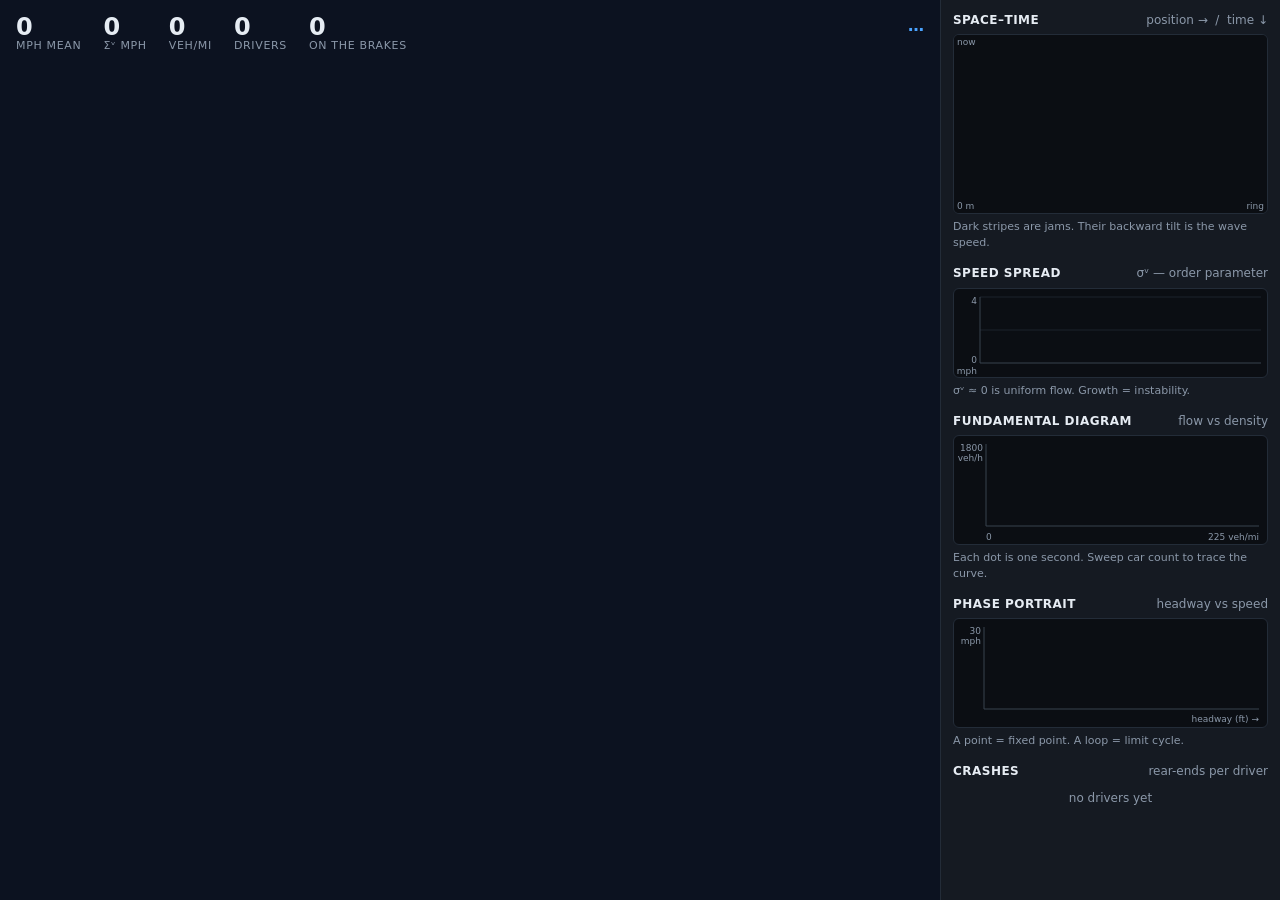
<file: static/index.html>
<!doctype html>
<html lang="en">
<head>
<meta charset="utf-8">
<meta name="viewport" content="width=device-width, initial-scale=1">
<title>Ring Road &mdash; overview</title>
<link rel="icon" href="data:image/svg+xml,%3Csvg xmlns='http://www.w3.org/2000/svg' viewBox='0 0 32 32'%3E%3Ccircle cx='16' cy='16' r='11' fill='none' stroke='%232a323d' stroke-width='6'/%3E%3Ccircle cx='16' cy='5' r='2.6' fill='%233ddc84'/%3E%3Ccircle cx='25.5' cy='21' r='2.6' fill='%23ffd93d'/%3E%3Ccircle cx='6.5' cy='21' r='2.6' fill='%23ff4d4d'/%3E%3C/svg%3E">
<link rel="stylesheet" href="style.css">
<link rel="stylesheet" href="overview.css">
</head>
<body>
<main>
  <section class="stage">
    <canvas id="ring"></canvas>
    <div id="topbar">
      <div id="stats">
        <div class="readout"><b id="meanv">0</b><span>mph mean</span></div>
        <div class="readout"><b id="sigma_v">0</b><span>&sigma;&#7515; mph</span></div>
        <div class="readout"><b id="density">0</b><span>veh/mi</span></div>
        <div class="readout"><b id="online">0</b><span>drivers</span></div>
        <div class="readout"><b id="braking">0</b><span>on the brakes</span></div>
      </div>
      <div id="joinbox">
        <img id="qr" alt="join QR code" hidden>
        <div id="joinurl"><b>&hellip;</b></div>
      </div>
    </div>
    <div id="notice" hidden></div>
    <div style="display:none">
    </div>
  </section>

  <aside class="panel">
    <div class="plot">
      <h2>Space&ndash;time <em>position &rarr; &nbsp;/&nbsp; time &darr;</em></h2>
      <canvas id="spacetime"></canvas>
      <p class="cap" id="wavecap">Dark stripes are jams. Their backward tilt is the wave speed.</p>
    </div>
    <div class="plot">
      <h2>Speed spread <em>&sigma;&#7515; &mdash; order parameter</em></h2>
      <canvas id="sigma"></canvas>
      <p class="cap" id="sigmacap">&sigma;&#7515; &asymp; 0 is uniform flow. Growth = instability.</p>
    </div>
    <div class="plot">
      <h2>Fundamental diagram <em>flow vs density</em></h2>
      <canvas id="fundamental"></canvas>
      <p class="cap">Each dot is one second. Sweep car count to trace the curve.</p>
    </div>
    <div class="plot">
      <h2>Phase portrait <em>headway vs speed</em></h2>
      <canvas id="phase"></canvas>
      <p class="cap">A point = fixed point. A loop = limit cycle.</p>
    </div>

    <div class="plot">
      <h2>Crashes <em>rear-ends per driver</em></h2>
      <ol id="board" class="board"><li class="empty">no drivers yet</li></ol>
    </div>

    <div id="host" class="hostpanel" hidden>
      <h2>Instructor</h2>
      <label>Cars <output id="oN"></output>
        <input type="range" id="rN" min="4" max="60" step="1"></label>
      <label>Ring length <output id="oL"></output>
        <input type="range" id="rL" min="500" max="3000" step="50"></label>
      <label>Driver responsiveness <output id="oA"></output>
        <input type="range" id="rA" min="0.2" max="3" step="0.05"></label>
      <label>Time headway <output id="oT"></output>
        <input type="range" id="rT" min="0.4" max="3" step="0.05"></label>
      <label>Driver variation <output id="oSPREAD"></output>
        <input type="range" id="rSPREAD" min="0" max="0.4" step="0.01"></label>
      <label>Speed-holding noise <output id="oNOISE"></output>
        <input type="range" id="rNOISE" min="0" max="1" step="0.05"></label>
      <label>Starting bunching <output id="oSEED"></output>
        <input type="range" id="rSEED" min="0" max="0.45" step="0.01"></label>
      <label>Bot reaction time <output id="oTAU"></output>
        <input type="range" id="rTAU" min="0" max="1.5" step="0.05"></label>
      <div class="row">
        <button id="perturb">Tap the brakes</button>
        <button id="reset">Reset</button>
      </div>
      <p class="cap" id="regime"></p>
    </div>
  </aside>
</main>

<script src="units.js"></script>
<script src="cars.js"></script>
<script src="track.js"></script>
<script src="charts.js"></script>
<script src="net.js"></script>
<script src="overview.js"></script>
</body>
</html>
</file>
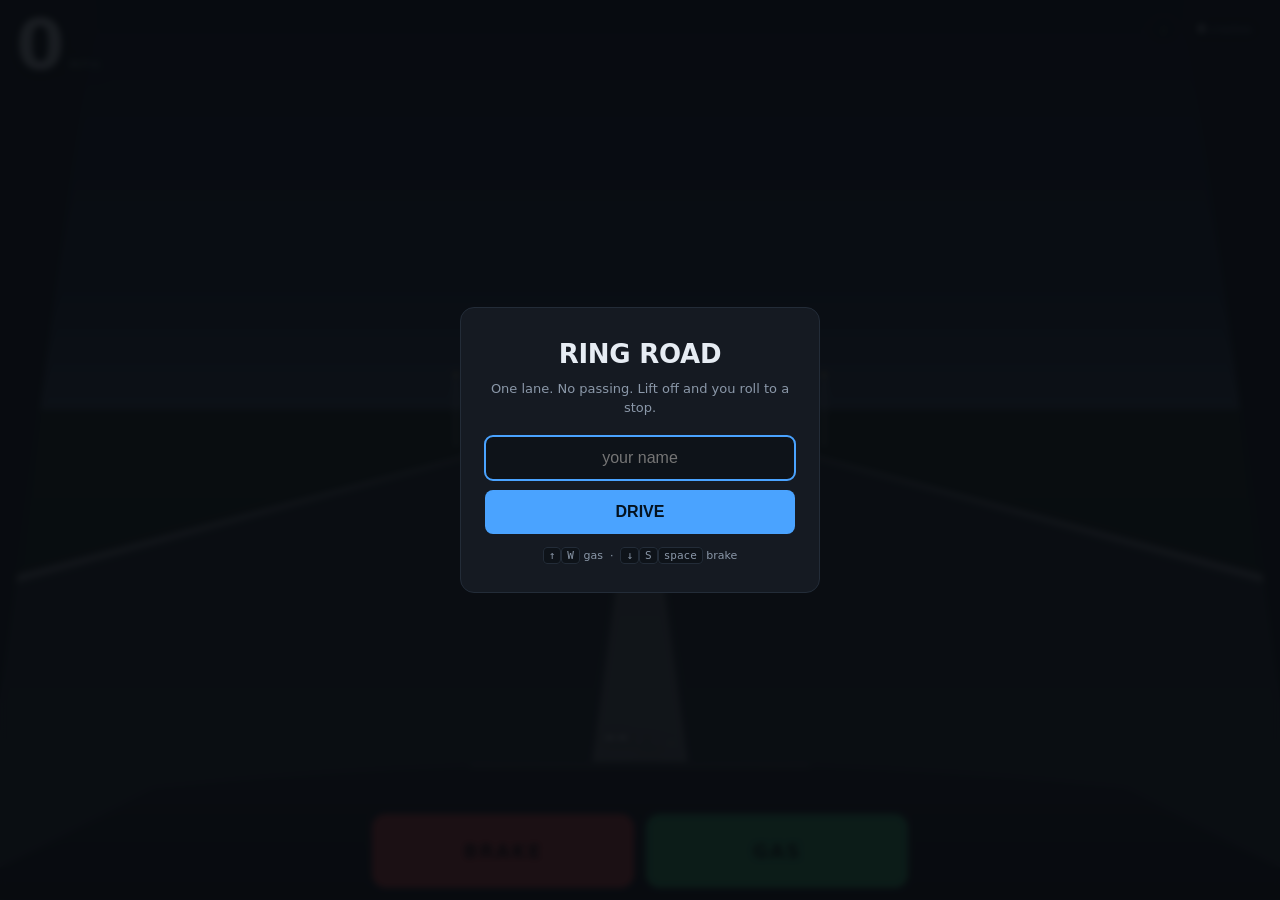
<file: static/drive.html>
<!doctype html>
<html lang="en">
<head>
<meta charset="utf-8">
<meta name="viewport" content="width=device-width, initial-scale=1, maximum-scale=1, user-scalable=no, viewport-fit=cover">
<title>Ring Road &mdash; drive</title>
<link rel="icon" href="data:image/svg+xml,%3Csvg xmlns='http://www.w3.org/2000/svg' viewBox='0 0 32 32'%3E%3Ccircle cx='16' cy='16' r='11' fill='none' stroke='%232a323d' stroke-width='6'/%3E%3Ccircle cx='16' cy='5' r='2.6' fill='%233ddc84'/%3E%3Ccircle cx='25.5' cy='21' r='2.6' fill='%23ffd93d'/%3E%3Ccircle cx='6.5' cy='21' r='2.6' fill='%23ff4d4d'/%3E%3C/svg%3E">
<link rel="stylesheet" href="style.css">
<link rel="stylesheet" href="drive.css">
</head>
<body>

<div id="join" class="overlay">
  <div class="card">
    <h1>RING ROAD</h1>
    <p class="sub">One lane. No passing. Lift off and you roll to a stop.</p>
    <input id="name" maxlength="16" placeholder="your name" autocomplete="off">
    <input id="pin" maxlength="12" placeholder="PIN" autocomplete="off" hidden>
    <button id="go">DRIVE</button>
    <p id="joinerr" class="joinerr" hidden></p>
    <p class="hint"><kbd>&uarr;</kbd><kbd>W</kbd> gas &nbsp;&middot;&nbsp; <kbd>&darr;</kbd><kbd>S</kbd><kbd>space</kbd> brake</p>
  </div>
</div>

<div class="wrap">
  <canvas id="view"></canvas>
  <div id="flash"></div>

  <div class="hud-top">
    <div class="gauge">
      <b id="speed">0</b><span>mph</span>
    </div>
    <div class="right">
      <button id="sound" class="chip" title="engine sound">&#9834;</button>
      <div class="chip" id="crashchip"><b id="crashes">0</b> crashes</div>
    </div>
  </div>

  <div class="hud-gap">
    <div class="gaprow">
      <b id="gap">--</b><span>ft to <i id="aheadwho">&mdash;</i></span>
    </div>
    <div class="gaptrack"><div id="gapbar"></div></div>
  </div>

  <div id="warn"></div>

  <div class="pedals">
    <button id="brake" class="pedal stop">BRAKE</button>
    <button id="accel" class="pedal go">GAS</button>
  </div>
</div>

<script src="units.js"></script>
<script src="cars.js"></script>
<script src="cockpit.js"></script>
<script src="fx.js"></script>
<script src="net.js"></script>
<script src="drive.js"></script>
</body>
</html>
</file>
<file: static/style.css>
/* Shared by both pages: tokens, reset, the join overlay, pedal buttons. */
:root{
  --bg:#0e1116; --panel:#151a22; --line:#232c38; --ink:#e6ecf3; --dim:#8b98a9;
  --road:#2a323d; --accent:#4aa3ff;
  --fast:#3ddc84; --mid:#ffd93d; --slow:#ff4d4d;
}
*{box-sizing:border-box}
html,body{height:100%;margin:0}
body{
  background:var(--bg);color:var(--ink);overflow:hidden;
  font:14px/1.45 ui-sans-serif,system-ui,-apple-system,"Segoe UI",Roboto,sans-serif;
  -webkit-user-select:none;user-select:none;
  -webkit-tap-highlight-color:transparent;
}
canvas{display:block}

/* join / reconnect overlay */
.overlay{position:fixed;inset:0;z-index:20;display:grid;place-items:center;
  background:rgba(8,11,16,.92);backdrop-filter:blur(3px);padding:16px}
.overlay.gone{display:none}
.card{width:min(92vw,360px);text-align:center;padding:28px 24px;
  background:var(--panel);border:1px solid var(--line);border-radius:14px}
.card h1{margin:0 0 6px;font-size:26px;letter-spacing:-.01em}
.sub{margin:0 0 18px;color:var(--dim);font-size:13px}
.card input{width:100%;padding:12px;margin-bottom:10px;border-radius:8px;
  border:1px solid var(--line);background:#0e1319;color:var(--ink);font-size:16px;text-align:center}
.card input:focus{outline:2px solid var(--accent);outline-offset:-1px}
.card button{width:100%;padding:13px;border:0;border-radius:8px;background:var(--accent);
  color:#04121f;font-size:16px;font-weight:650;cursor:pointer}
.hint{margin:14px 0 0;font-size:11px;color:var(--dim)}
kbd{background:#0e1319;border:1px solid var(--line);border-radius:4px;padding:1px 5px;font-size:11px}

/* pedals (drive page, and the touch fallback on the overview) */
.pedal{pointer-events:auto;border:0;border-radius:14px;
  font:700 18px/1 ui-sans-serif,system-ui;letter-spacing:.08em;
  background:#33404f;color:var(--ink);cursor:pointer;touch-action:none}
.pedal.go{background:var(--fast);color:#06240f}
.pedal.stop{background:var(--slow);color:#2b0505}
.pedal:active,.pedal.held{filter:brightness(1.35)}

.joinerr{margin:10px 0 0;font-size:12px;color:var(--slow);font-weight:600}
</file>
<file: static/overview.css>
/* The overview screen: every car on the ring, plus the diagnostics. Projector view. */
main{display:flex;height:100vh}
.stage{position:relative;flex:1 1 auto;min-width:0;display:flex;flex-direction:column}
#ring{flex:1 1 auto;width:100%;min-height:0}

#topbar{position:absolute;top:14px;left:16px;right:16px;display:flex;
  align-items:flex-start;justify-content:space-between;gap:20px;pointer-events:none}
#stats{display:flex;gap:22px}
.readout{display:flex;flex-direction:column;line-height:1.1}
.readout b{font-size:24px;font-variant-numeric:tabular-nums}
.readout span{font-size:11px;color:var(--dim);text-transform:uppercase;letter-spacing:.06em}

#joinbox{display:flex;flex-direction:column;align-items:flex-end;gap:6px;
  pointer-events:none}
/* kept clear of the track: the ring is sized off min(w,h), so the QR has to stay
   small enough not to reach into it on a 16:9 projector */
#qr{width:clamp(144px,16.4vw,231px);height:clamp(144px,16.4vw,231px);
  image-rendering:crisp-edges;border-radius:12px;
  background:#fff;padding:13px;box-shadow:0 9px 30px rgba(0,0,0,.6)}
#joinurl b{font-size:16px;color:var(--accent);font-weight:700;
  font-variant-numeric:tabular-nums}

.board{list-style:none;margin:0;padding:0;max-height:168px;overflow-y:auto}
.board li{display:flex;align-items:center;gap:8px;padding:4px 7px;border-radius:5px;
  font-size:12px;background:#0b0e13;margin-bottom:3px}
.board li .sw{width:9px;height:9px;border-radius:2px;flex:0 0 auto}
.board li .nm{flex:0 1 auto;overflow:hidden;text-overflow:ellipsis;white-space:nowrap}
.board li .dots{flex:1 1 auto;min-width:14px;align-self:flex-end;
  margin-bottom:4px;border-bottom:1px dotted rgba(255,255,255,.28)}
.board li .ct{font-variant-numeric:tabular-nums;font-weight:700;
  min-width:18px;text-align:right}
.board li.clean .ct{color:var(--fast)}
.board li.bad .ct{color:var(--slow)}
.board li.empty{color:var(--dim);justify-content:center;background:none}

.panel{flex:0 0 340px;background:var(--panel);border-left:1px solid var(--line);
  overflow-y:auto;padding:12px 12px 24px}
.plot{margin-bottom:14px}
.plot h2{margin:0 0 5px;font-size:12px;font-weight:600;letter-spacing:.04em;text-transform:uppercase}
.plot h2 em{float:right;font-style:normal;font-weight:400;color:var(--dim);text-transform:none;letter-spacing:0}
.plot canvas{width:100%;background:#0b0e13;border:1px solid var(--line);border-radius:6px}
.cap{margin:5px 0 0;font-size:11px;color:var(--dim)}

.hostpanel{border-top:1px solid var(--line);padding-top:12px}
.hostpanel label{display:block;margin:0 0 10px;font-size:12px;color:var(--dim)}
.hostpanel output{float:right;color:var(--ink);font-variant-numeric:tabular-nums}
.hostpanel input[type=range]{width:100%;margin-top:5px;accent-color:var(--accent)}
.hostpanel .row{display:flex;gap:8px}
.hostpanel button{flex:1;padding:9px;border:1px solid var(--line);border-radius:6px;
  background:#1d2530;color:var(--ink);font-size:12px;cursor:pointer}
.hostpanel button:hover{background:#26313f}

@media (max-width:900px){
  main{flex-direction:column}
  .panel{flex:0 0 auto;max-height:44vh;border-left:0;border-top:1px solid var(--line)}
}

#notice{position:absolute;top:70px;left:50%;transform:translateX(-50%);
  padding:10px 16px;border-radius:8px;font-size:13px;max-width:min(90%,560px);
  text-align:center}
#notice.bad{background:#2b1416;border:1px solid var(--slow);color:#ffd7d7}
#notice.muted{background:rgba(14,19,25,.9);border:1px solid var(--line);color:var(--dim)}
#notice code{background:rgba(0,0,0,.35);padding:1px 5px;border-radius:4px}
</file>
<file: static/drive.css>
/* The drive screen. Everything is overlaid on one full-bleed canvas. */
.wrap{position:relative;height:100vh;height:100dvh;overflow:hidden}
#view{position:absolute;inset:0;width:100%;height:100%}

#flash{position:absolute;inset:0;pointer-events:none;opacity:0;
  box-shadow:inset 0 0 120px 20px var(--slow);transition:opacity .22s}
#flash.on{opacity:.9;transition:none}
/* rear-ended: harder, redder, and filled rather than just a vignette */
#flash.hard{box-shadow:inset 0 0 200px 40px var(--slow);background:rgba(255,40,40,.22)}

.hud-top{position:absolute;top:0;left:0;right:0;padding:14px 16px;
  display:flex;align-items:flex-start;justify-content:space-between;
  pointer-events:none;gap:12px}
.gauge{display:flex;align-items:baseline;gap:7px;
  text-shadow:0 2px 14px rgba(0,0,0,.85)}
.gauge b{font-size:60px;line-height:.9;font-variant-numeric:tabular-nums;
  letter-spacing:-.035em;font-weight:800}
.gauge span{font-size:12px;color:var(--dim);text-transform:uppercase;letter-spacing:.14em}
.hud-top .right{display:flex;gap:7px;align-items:center;pointer-events:auto}
.chip{background:rgba(10,14,20,.62);border:1px solid rgba(255,255,255,.1);
  border-radius:999px;padding:5px 11px;font-size:11px;color:var(--dim);
  backdrop-filter:blur(6px);white-space:nowrap}
.chip b{color:var(--ink);font-size:13px;font-variant-numeric:tabular-nums}
button.chip{cursor:pointer;font-size:14px;line-height:1;padding:6px 10px;color:var(--fast)}
button.chip.off{color:#55606e;text-decoration:line-through}

.hud-gap{position:absolute;left:0;right:0;bottom:132px;padding:0 18px;
  pointer-events:none;text-shadow:0 2px 12px rgba(0,0,0,.9)}
.gaprow{display:flex;align-items:baseline;gap:7px;justify-content:center}
.gaprow b{font-size:30px;font-variant-numeric:tabular-nums;font-weight:700}
.gaprow span{font-size:12px;color:var(--dim)}
.gaprow i{font-style:normal;color:var(--ink)}
.gaptrack{margin:6px auto 0;max-width:340px;height:4px;border-radius:2px;
  background:rgba(255,255,255,.14);overflow:hidden}
#gapbar{height:100%;width:0;border-radius:2px;background:var(--fast);
  transition:width .08s linear,background .15s}
#gapbar.tight{background:var(--slow)}

#warn{position:absolute;left:0;right:0;bottom:200px;text-align:center;
  font-size:21px;font-weight:800;letter-spacing:.22em;opacity:0;
  color:var(--ink);text-shadow:0 2px 16px #000;transition:opacity .12s}
#warn.on{opacity:1}
#warn.danger{color:#ff4040;animation:pulse .36s infinite alternate}
@keyframes pulse{to{opacity:.38}}

.pedals{position:absolute;left:0;right:0;bottom:0;display:flex;gap:12px;padding:12px}
.pedals .pedal{flex:1;height:96px;font-size:19px}

@media (min-width:760px){
  .pedals{max-width:560px;margin:0 auto}
  .pedals .pedal{height:74px}
  .gauge b{font-size:70px}
}

.chip.bad b{color:var(--slow)}
</file>
